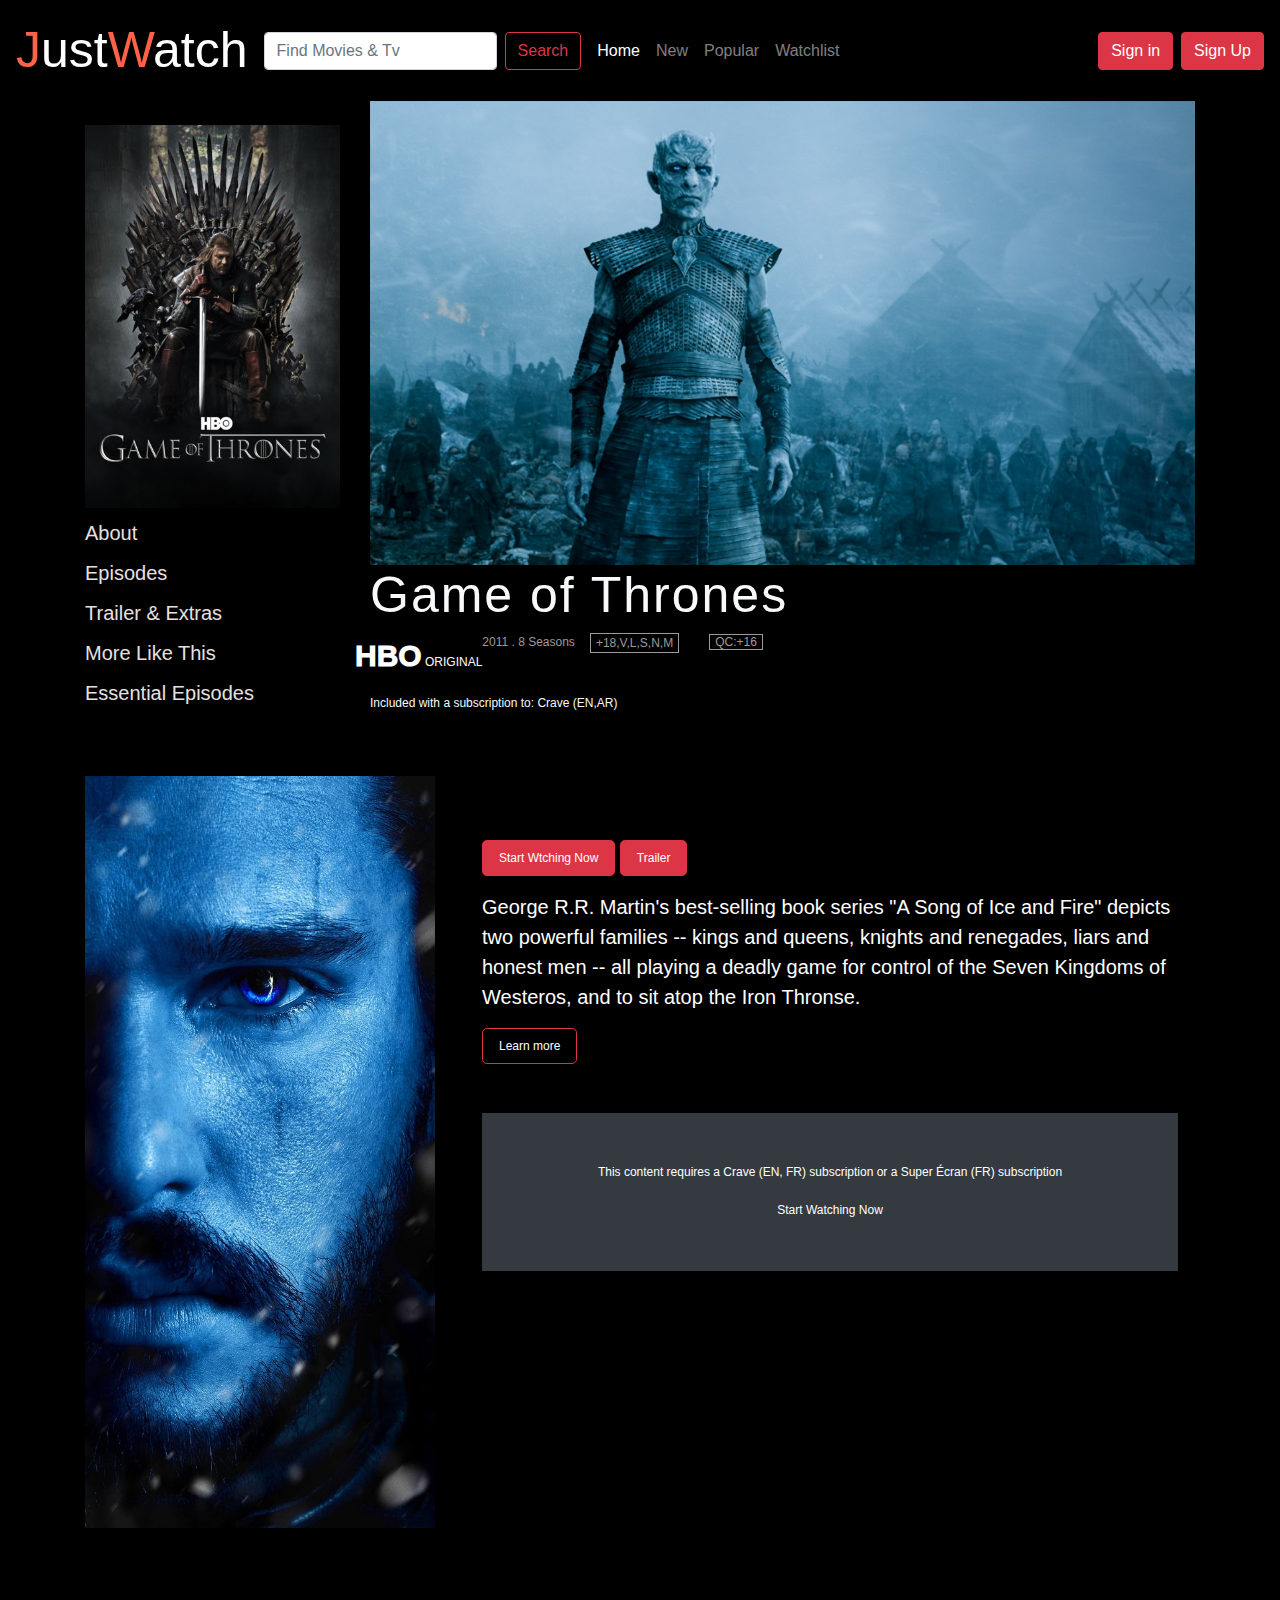
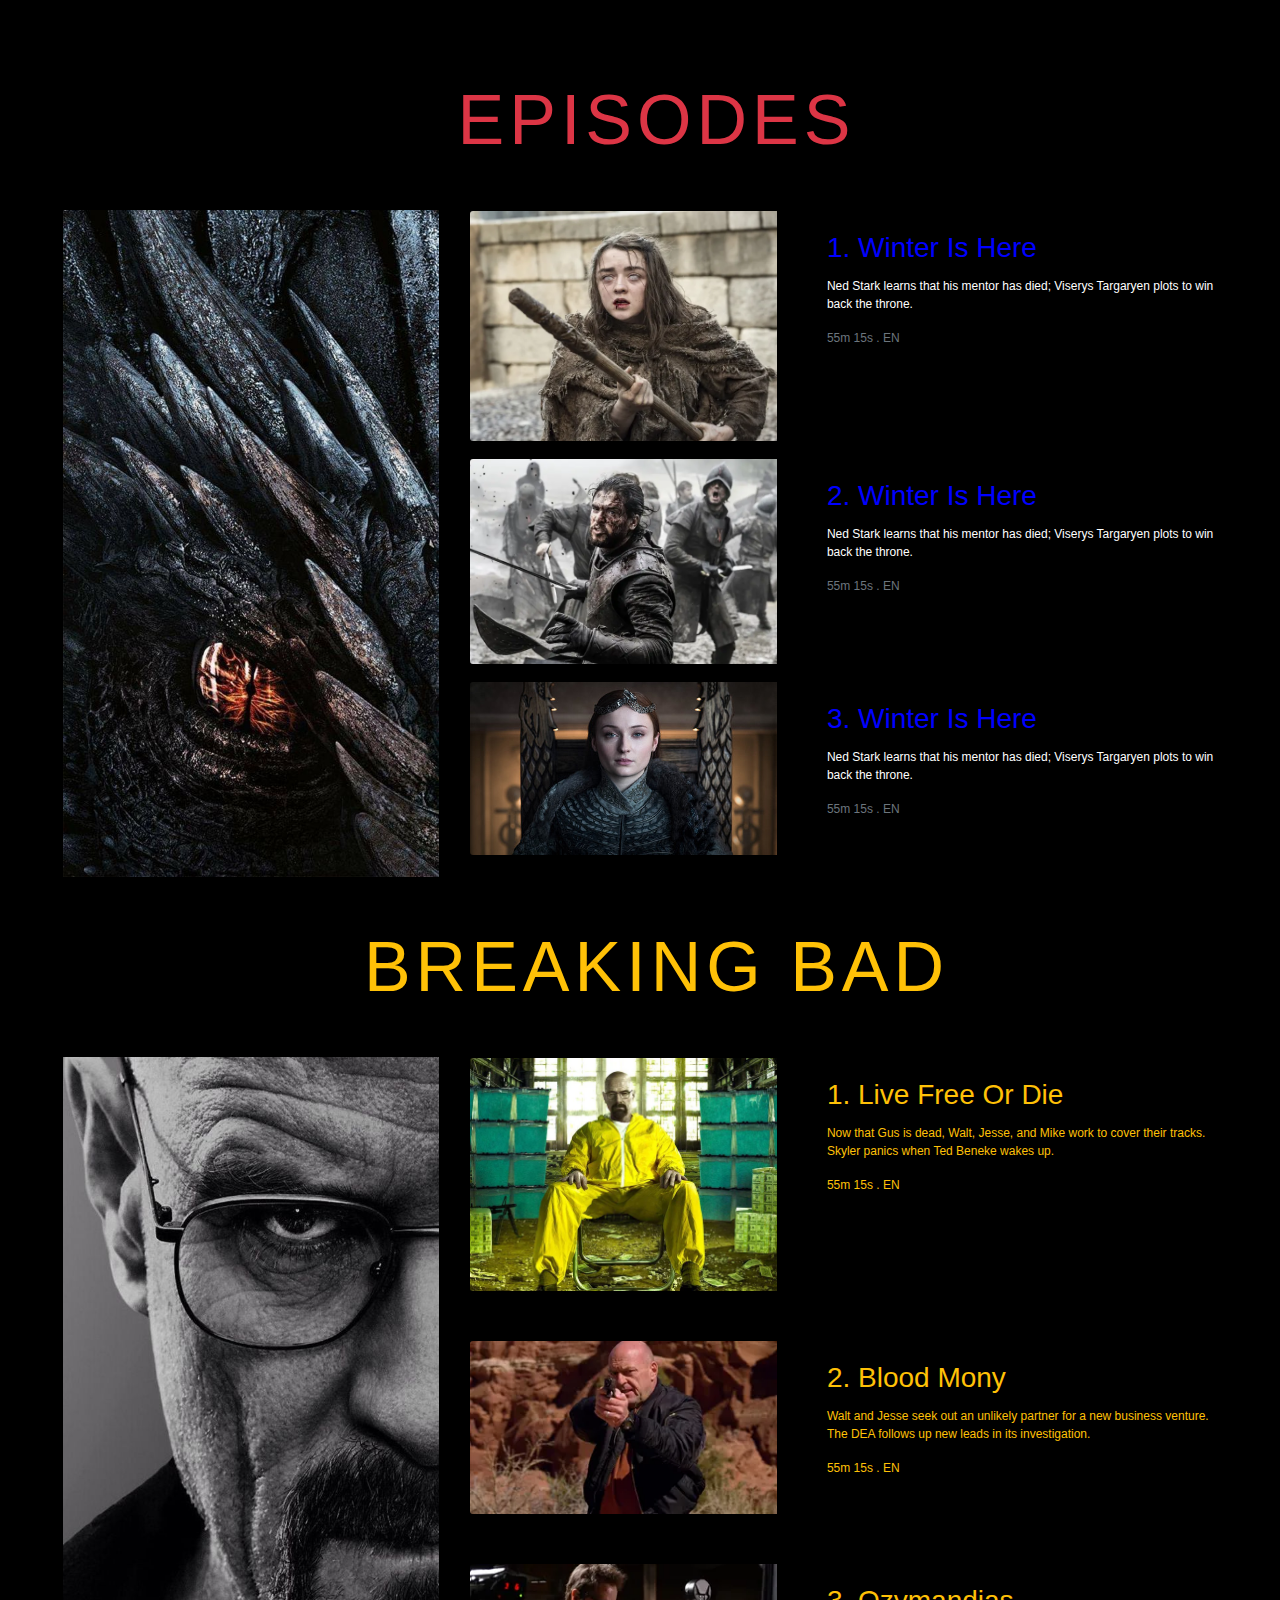
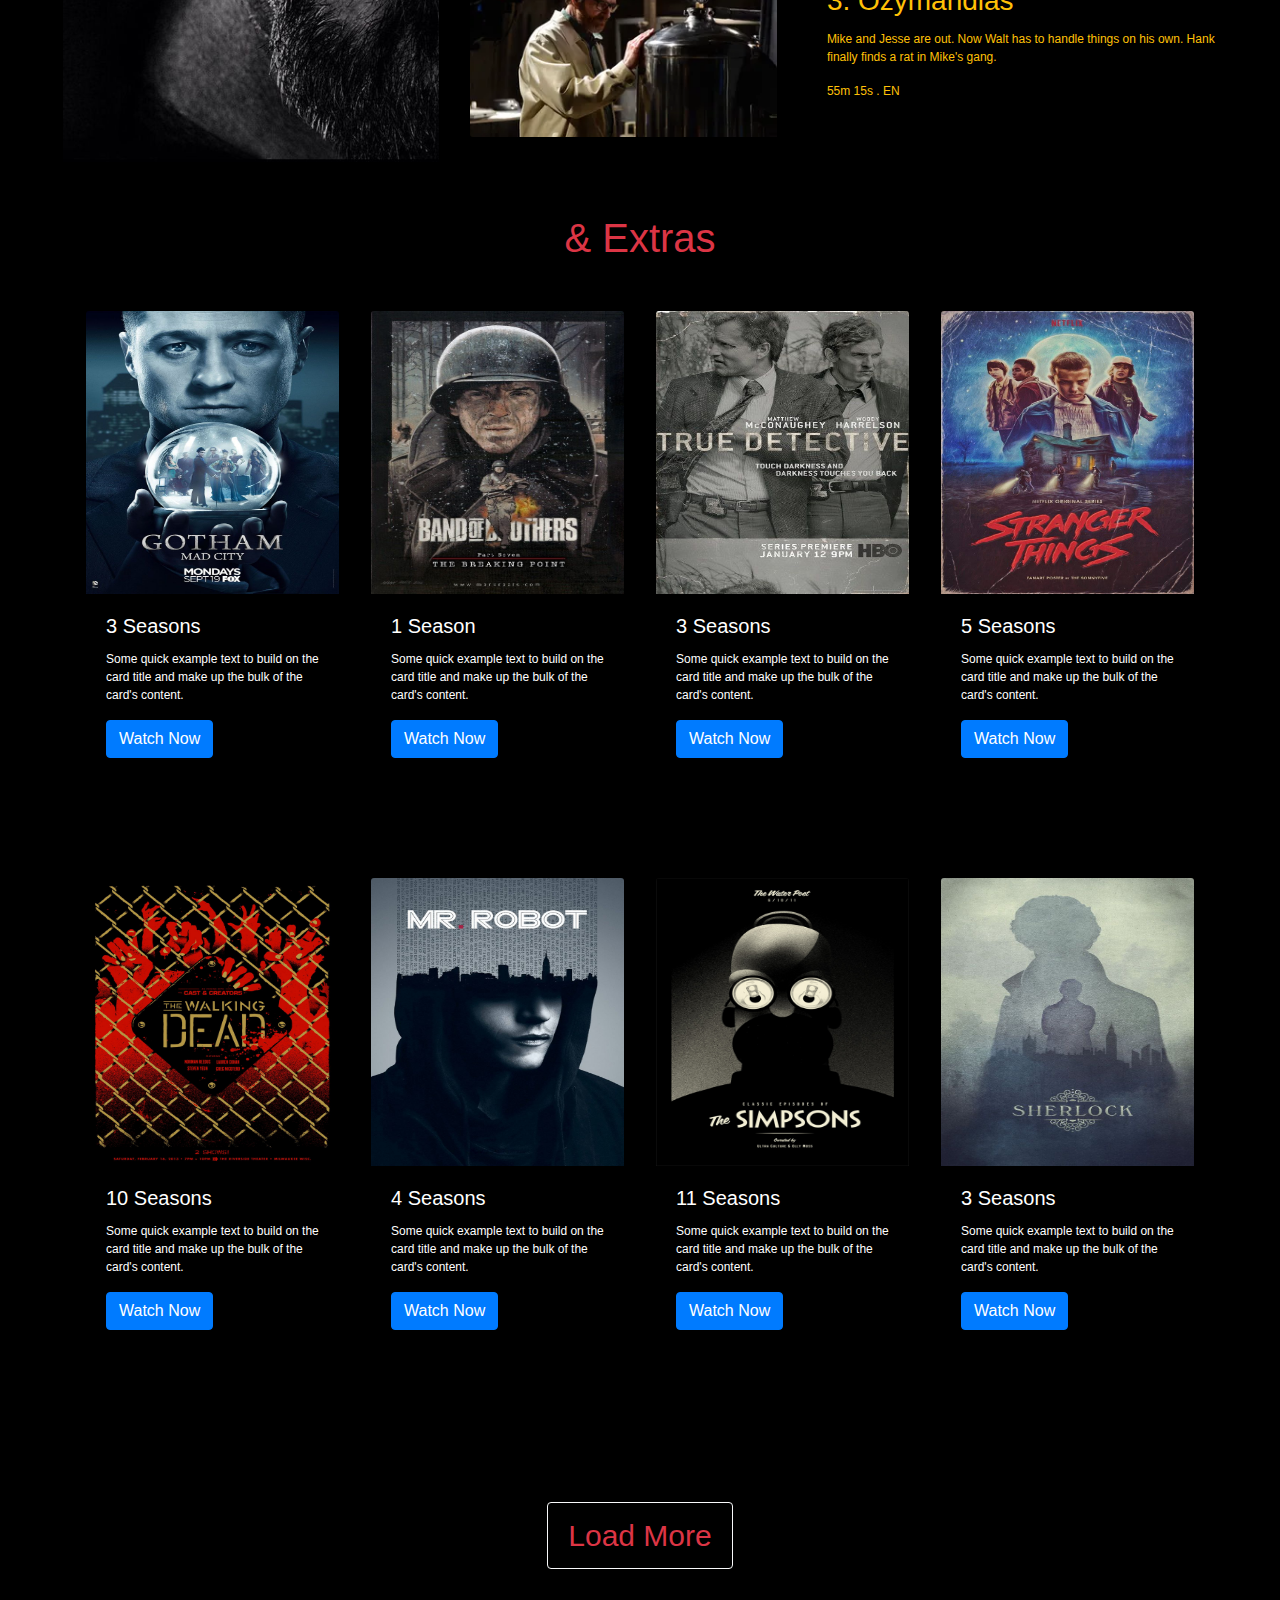
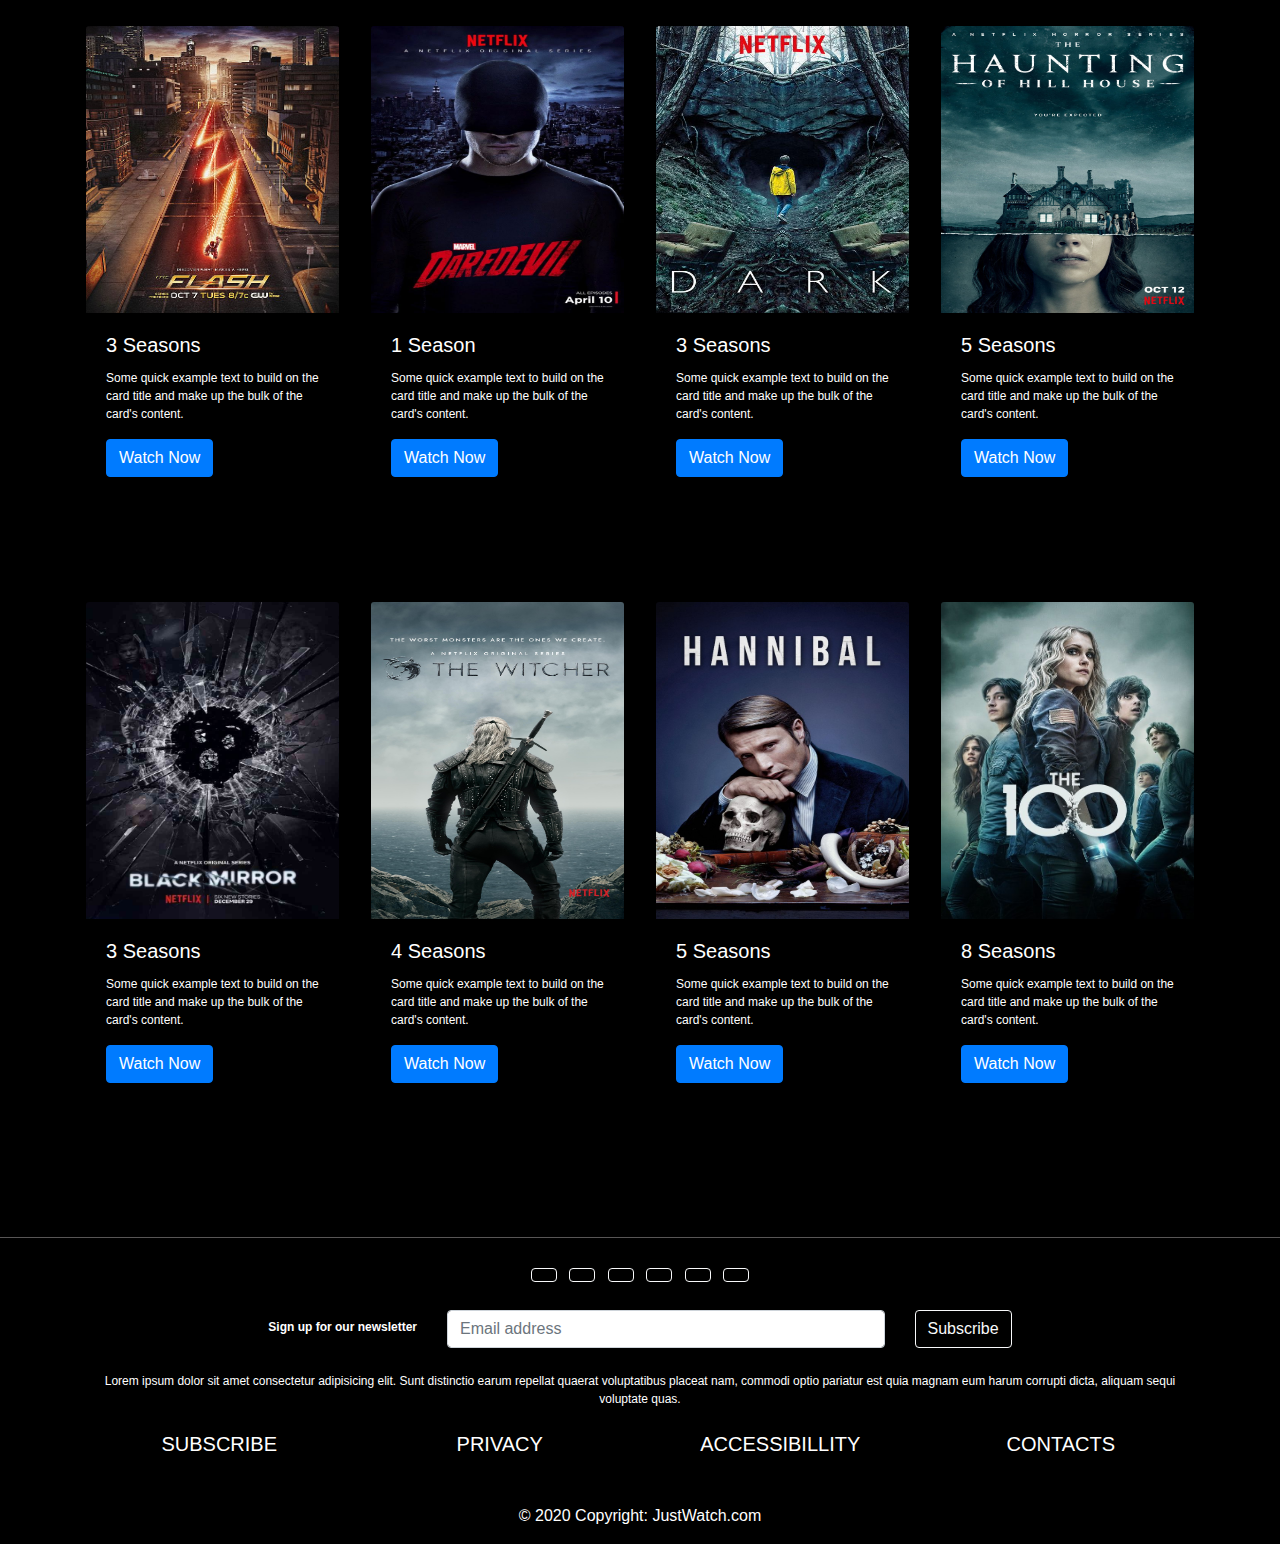
<file: anothor one/index.html>
<!DOCTYPE html>
<html lang="en">
<head>
    <meta charset="UTF-8">
    <meta http-equiv="X-UA-Compatible" content="IE=edge">
    <meta name="viewport" content="width=device-width, initial-scale=1.0">
    <title>Document</title>
    <link rel="stylesheet" href="https://cdnjs.cloudflare.com/ajax/libs/font-awesome/6.3.0/css/all.min.css" integrity="sha512-SzlrxWUlpfuzQ+pcUCosxcglQRNAq/DZjVsC0lE40xsADsfeQoEypE+enwcOiGjk/bSuGGKHEyjSoQ1zVisanQ==" crossorigin="anonymous" referrerpolicy="no-referrer" />    <link rel="stylesheet" href="bootstrap.min.css">
    <link rel="stylesheet" href="style.css">
</head>
<body>
  <!-- navbar -->
  <div class="container_flud ">
    <nav class="navbar navbar-expand-lg navbar-dark bg-dark ">
      <a class="navbar-brand" href="#"><span>J</span>ust<span>W</span>atch</a>
      <button class="navbar-toggler" type="button" data-toggle="collapse" data-target="#navbarSupportedContent" aria-controls="navbarSupportedContent" aria-expanded="false" aria-label="Toggle navigation">
        <span class="navbar-toggler-icon"></span>
      </button>
  
      <form class="form-inline my-2 my-lg-0">
      <input class="form-control  mr-sm-2  " type="search" placeholder="Find Movies & Tv" aria-label="Search">
        <button class="btn btn-outline-danger my-2 my-sm-0 mr-2" type="submit">Search</button>
      </form>
    
      <div class="collapse navbar-collapse" id="navbarSupportedContent">
        <ul class="navbar-nav mr-auto">
          <li class="nav-item active">
            <a class="nav-link" href="#">Home <span class="sr-only">(current)</span></a>
          </li>
          <li class="nav-item">
            <a class="nav-link" href="#">New</a>
          </li>
          <li class="nav-item">
            <a class="nav-link" href="#">Popular</a>
          </li>
          <li class="nav-item">
            <a class="nav-link" href="#">Watchlist</a>
          </li>
       
  
        </ul>
        <button class="btn btn-danger mx-2"> Sign in</button>
        <button class="btn btn-danger"> Sign Up</button>
      </div>
    </nav>
  </div>




  <!-- first sec -->


  <section class="container first-sec secc ">

    <div class="row">

      <div class="col-lg-3 col-md-3 col-sm-8 col-8 pt-4 fixed">
        <img class="w-100 h-70" src="imgs\2018_8_15_1bcf0587-8fd6-4970-91f6-77caf7c15e93_png_2000x3000.jpg" alt="">
        <div class="mt-2">
          <ul class="">
            <li><a class="" href="">About</a></li>
            <li><a href="">Episodes</a></li>
            <li><a href="">Trailer & Extras</a></li>
            <li><a href="">More Like This</a></li>
            <li><a href="">Essential Episodes</a></li>
          </ul>
        </div>
        <div>

        </div>
      </div>
      <div class="col-lg-9 col-md-8 col-sm-12 col-12 ">
        <img class="w-100" src="imgs/2021_8_26_7c7f4f9a-f283-4b1a-838f-151485cd0ffb_png_2000x1125.jpg" alt="">
        <h1 class="text-light">Game of Thrones</h1>
        <div class="row">
          <p class="p1"><span>HBO</span> ORIGINAL</p>
          <P class="p2">2011 . 8 Seasons</P>
          <p class="p3">+18,V,L,S,N,M</p>
          <P class="p4"><span class="span1">QC:+16</span></P>
        </div>
        <P class="text-light">Included with a subscription to: <SPan>Crave</SPan> (EN,AR)</P>
       
      </div>

    </div>


  </section>


   <!-- second sec -->


   <section class="container mt-5 second-sec">
    <div class="row">
      <div class="col-lg-4 col-md-6 col-sm-12 col-10">
        <img class="w-100 h-100" src="imgs\got\b85fdc0dbe1a55f2c98169a75d01bf7d.jpg" alt="">
      </div>


      <div class="jumbotron jumbotron1  col-lg-8 col-md-6 col-sm-12 col-12 ">
        
        <a href="#" class="btn btn-danger btn-lg ">Start Wtching Now</a>
        <a href="#" class="btn btn-danger btn-lg btn-outline-white  ">Trailer</a>
        <p class="lead mt-3">George R.R. Martin's best-selling book series "A Song of Ice and Fire" depicts two powerful families -- kings and queens, knights and renegades, liars and honest men -- all playing a deadly game for control of the Seven Kingdoms of Westeros, and to sit atop the Iron Thronse.</p>
        <a id="learn"  class="btn btn-outline-danger btn-lg" data-toggle="collapse" href="#xx" role="button">Learn more</a>
       

       <div class="collapse" id="xx">
        <div class="container">
          <div class="row mt-5">
            <div class="col-lg-3">
              <p>Languages</p>
              <p  class="mb-5">Maturity Rating</p>
              <p class="mb-5">Cast</p>
              <p>Writers</p>
              <p>Executive Producers</p>
              <p>Creators</p>
              <a href="">less</a>
            </div>
            <div class="col-lg-9">
              <p>English (Original), French</p>
              <p>18+ Violence, Language, Sex, Nudity, Mature Themes</p>
              <p>QC: 16+ Violence, Langage vulgaire, Sexualité, Nudité, Thèmes pour adultes</p>
              <p>    Emilia Clarke
                Nikolaj Coster-Waldau
                Peter Dinklage
                Aiden Gillen
                Kit Harington
                Lena Headey</p>
              <p>Sophie Turner
                Maisie Williams
                Natalie Dormer
                Kristofer Hivju
                Isaac Hempstead-Wright
                Pilou Asbæk</p>
              <p    George R.R. Martin
              D.B. Weiss
              David Benioff></p>
              <p>    George R.R. Martin
                D.B. Weiss
                David Benioff</p>
                <p>    George R.R. Martin
                  D.B. Weiss
                  David Benioff</p>
                  <p> George R.R. Martin D.B. Weiss David Benioff</p>
            </div>
          </div>
        </div>
         
       </div> 


        <hr class="my-4">

        <div class="w-100 text-center  lock bg-dark">
          <i class="fa-solid fa-lock text-white"></i>
          <p class="text-black">This content requires a Crave (EN, FR) subscription or a Super Écran (FR) subscription</p>
          <a href="">Start Watching Now</a>

        </div>
        
      </div>
    </div>


   </section>



   <!-- third sec -->

   <section id="third" class="container-fluid back-g third ">
    <section class="container-fluid pl-5 third-sec">
      <div class="text-center mb-5">
        <h1 class="text-danger">Episodes</h1>
      </div>
      <div class="row">
  
        
        <div class=" col-lg-4 col-md-5 col-sm-12 col-12">
          <img class="w-100 h-100 hidzenberg " src="imgs\got\245a35d1abc8224145223234a1e8ed98.jpg" alt="">
        </div>
  
  
        <div class=" col-lg-8 col-md-10 col-sm-12 col-12 ">
  
          <div class="card mb-3 episodes">
            <div class="row ">
              <div class="col-md-5">
                <img class="w-100 breakingb "  src="imgs\ghows-NC-92cbbf48-b10c-4c4d-9548-d3ba5ad55516-88380d9e.webp" alt="...">
              </div>
              <div class="col-md-7">
                <div class="card-body">
                  <h3 class="card-title">1. Winter Is Here</h3>
                  <p class="card-text">Ned Stark learns that his mentor has died; Viserys Targaryen plots to win back the throne.</p>
                  <p class="text-muted">55m 15s . EN</p>
                </div>
              </div>
            </div>
          </div>
          <div class="card mb-3 episodes">
            <div class="row ">
              <div class="col-md-5">
                <img class="w-100 breakingb" src="imgs\5767627091058422008c9f15.webp" alt="">
              </div>
              <div class="col-md-7">
                <div class="card-body">
                  <h3 class="card-title">2. Winter Is Here</h3>
                  <p class="card-text">Ned Stark learns that his mentor has died; Viserys Targaryen plots to win back the throne.</p>
                  <p class="text-muted">55m 15s . EN</p>
                </div>
              </div>
            </div>
          </div>
          <div class="card mb-3 episodes">
            <div class="row ">
              <div class="col-md-5">
                <img class="w-100 breakingb"  src="imgs\mgot-header-806-props-1024x576+(1).jpg" alt="...">
              </div>
              <div class="col-md-7">
                <div class="card-body">
                  <h3 class="card-title">3. Winter Is Here</h3>
                  <p class="card-text">Ned Stark learns that his mentor has died; Viserys Targaryen plots to win back the throne.</p>
                  <p class="text-muted">55m 15s . EN</p>
                </div>
              </div>
            </div>
          </div>
          
  
  
        </div>
        
  
        
      </div>
             
  
     </section>
   </section>


   <!-- fourth sec -->

   <section class="container-fluid back-g fourth-sec mt-5 ">
    <section class="container-fluid pl-5 mt-0  third-sec">
      <div class="text-center mb-5">
        <h1 class="text-warning">Breaking Bad</h1>
      </div>
      <div class="row">
  
        
        <div class=" col-lg-4 col-md-8 col-sm-12 col-12">
          <img class="w-100 hidzenberg " src="imgs\Bb\00dff69e979eeec1b6fdc1d4dd091786.jpg" alt="">
        </div>
  
  
        <div class=" col-lg-8 col-md-10 col-sm-12 col-12 ">
  
          <div class="card mb-5 episodes">
            <div class="row ">
              <div class="col-md-5">
                <img class="w-100 breakingb "  src="imgs\Bb\iifttghw2vaogdfd3sdn.webp" alt="...">
              </div>
              <div class="col-md-7">
                <div class="card-body ">
                  <h3 class="card-title ">1. Live Free Or Die </h3>
                  <p class="card-text text-warning">Now that Gus is dead, Walt, Jesse, and Mike work to cover their tracks. Skyler panics when Ted Beneke wakes up.</p>
                  <p class="text-warning">55m 15s . EN</p>
                </div>
              </div>
            </div>
          </div>
          <div class="card mb-5 episodes">
            <div class="row ">
              <div class="col-md-5">
                <img class="w-100 breakingb" src="imgs\Bb\cb3433b803abfee566f7737c1082cfdb.webp" alt="">
              </div>
              <div class="col-md-7">
                <div class="card-body">
                  <h3 class="card-title text-warning">2. Blood Mony</h3>
                  <p class="card-text text-warning">Walt and Jesse seek out an unlikely partner for a new business venture. The DEA follows up new leads in its investigation. </p>
                  <p class="text-warning">55m 15s . EN</p>
                </div>
              </div>
            </div>
          </div>
          <div class="card mb-3 episodes">
            <div class="row ">
              <div class="col-md-5">
                <img class="w-100 breakingb"  src="imgs\Bb\46093f049f18016882fd57a880630d2a.webp" alt="...">
              </div>
              <div class="col-md-7">
                <div class="card-body">
                  <h3 class="card-title">3. Ozymandias</h3>
                  <p class="card-text text-warning">Mike and Jesse are out. Now Walt has to handle things on his own. Hank finally finds a rat in Mike's gang. </p>
                  <p class="text-warning ">55m 15s . EN</p>
                </div>
              </div>
            </div>
          </div>
          
  
  
        </div>
        
  
        
      </div>
             
  
     </section>
   </section>


   <!-- fith sec -->

   <section class="container fith-sec">
    <div class="text-center m-5 text-white">
      <h1 class="text-danger">& Extras</h1>
    </div>
    <div class="row">

      <div class="card col-lg-3 col-md-6 col-sm-10 col-12">
        <img c src="imgs\others\Gotham Season 3 Titled Mad City, New Poster Revealed - IGN.jpg" class="card-img-top w-100 h-50" alt="...">
        <div class="card-body">
          <h5 class="card-title text-white">3 Seasons</h5>
          <p class="card-text">Some quick example text to build on the card title and make up the bulk of the card's content.</p>
          <a href="#" class="btn btn-primary">Watch Now</a>
        </div>
      </div>
      <div class="card col-lg-3 col-md-6 col-sm-10 col-12">
        <img src="imgs\others\Mark Raats.jpg" class="card-img-top w-100 h-50" alt="...">
        <div class="card-body">
          <h5 class="card-title text-white">1 Season</h5>
          <p class="card-text">Some quick example text to build on the card title and make up the bulk of the card's content.</p>
          <a href="#" class="btn btn-primary">Watch Now</a>
        </div>
      </div>
      <div class="card col-lg-3 col-md-6 col-sm-10 col-12">
        <img src="imgs\others\New Poster For HBO’s New Series, TRUE DETECTIVE Starring Matthew McConaughey And Woody Harrelson.jpg" class="card-img-top w-100 h-50" alt="...">
        <div class="card-body">
          <h5 class="card-title text-white">3 Seasons</h5>
          <p class="card-text">Some quick example text to build on the card title and make up the bulk of the card's content.</p>
          <a href="#" class="btn btn-primary">Watch Now</a>
        </div>
      </div>
      <div class="card col-lg-3 col-md-6 col-sm-10 col-12">
        <img src="imgs\others\Tumblr.jpg"  class="card-img-top w-100 h-50" alt="...">
        <div class="card-body">
          <h5 class="card-title text-white">5 Seasons</h5>
          <p class="card-text">Some quick example text to build on the card title and make up the bulk of the card's content.</p>
          <a href="#" class="btn btn-primary">Watch Now</a>
        </div>
      </div>
      <div class="card col-lg-3 col-md-6 col-sm-10 col-12">
        <img src="imgs\others\walking-dead-poster_jpg by Brett Stenson.jpg"  class="card-img-top w-100 h-50" alt="...">
        <div class="card-body">
          <h5 class="card-title text-white">10 Seasons</h5>
          <p class="card-text">Some quick example text to build on the card title and make up the bulk of the card's content.</p>
          <a href="#" class="btn btn-primary">Watch Now</a>
        </div>
      </div>
      <div class="card col-lg-3 col-md-6 col-sm-10 col-12">
        <img src="imgs\others\Amazon_com Sign up for Prime Video.jpg"  class="card-img-top w-100 h-50" alt="...">
        <div class="card-body">
          <h5 class="card-title text-white">4 Seasons</h5>
          <p class="card-text">Some quick example text to build on the card title and make up the bulk of the card's content.</p>
          <a href="#" class="btn btn-primary">Watch Now</a>
        </div>
      </div>
      <div class="card col-lg-3 col-md-6 col-sm-10 col-12">
        <img src="imgs\others\Simpsons - Olly Moss.png"  class="card-img-top w-100 h-50" alt="...">
        <div class="card-body">
          <h5 class="card-title text-white">11 Seasons</h5>
          <p class="card-text">Some quick example text to build on the card title and make up the bulk of the card's content.</p>
          <a href="#" class="btn btn-primary">Watch Now</a>
        </div>
      </div>
      <div class="card col-lg-3 col-md-6 col-sm-10 col-12">
        <img src="imgs\others\This item is unavailable - Etsy.jpg"  class="card-img-top w-100 h-50" alt="...">
        <div class="card-body">
          <h5 class="card-title text-white">3 Seasons</h5>
          <p class="card-text">Some quick example text to build on the card title and make up the bulk of the card's content.</p>
          <a href="#" class="btn btn-primary">Watch Now</a>
        </div>
      </div>
      
    </div>
   </section>

   <!-- sixth -sec -->

   <section class="container fith-sec sixth-sec">
    <div class="text-center m-5 text-white">
      <h1 class="btn text-danger  btn-outline-light">Load More</h1>
    </div>
    <div class="row">

      <div class="card col-lg-3 col-md-6 col-sm-10 col-12">
        <img c src="imgs\others\‘The Flash’ Zips Through Town in New Official Poster.jpg" class="card-img-top w-100 h-50" alt="...">
        <div class="card-body">
          <h5 class="card-title text-white">3 Seasons</h5>
          <p class="card-text">Some quick example text to build on the card title and make up the bulk of the card's content.</p>
          <a href="#" class="btn btn-primary">Watch Now</a>
        </div>
      </div>
      <div class="card col-lg-3 col-md-6 col-sm-10 col-12">
        <img src="imgs\others\Daredevil star Charlie Cox says he's never had a gym membership.jpg" class="card-img-top w-100 h-50" alt="...">
        <div class="card-body">
          <h5 class="card-title text-white">1 Season</h5>
          <p class="card-text">Some quick example text to build on the card title and make up the bulk of the card's content.</p>
          <a href="#" class="btn btn-primary">Watch Now</a>
        </div>
      </div>
      <div class="card col-lg-3 col-md-6 col-sm-10 col-12">
        <img src="imgs\others\Sweatpants & TV 5 Reasons Netflix’s Dark Isn’t Just German Stranger Things.jpg" class="card-img-top w-100 h-50" alt="...">
        <div class="card-body">
          <h5 class="card-title text-white">3 Seasons</h5>
          <p class="card-text">Some quick example text to build on the card title and make up the bulk of the card's content.</p>
          <a href="#" class="btn btn-primary">Watch Now</a>
        </div>
      </div>
      <div class="card col-lg-3 col-md-6 col-sm-10 col-12">
        <img src="imgs\others\Watch the Terrifying Trailer for Netflix's 'The Haunting of Hill House' Series and Prepare to Be Freaked.jpg"  class="card-img-top w-100 h-50" alt="...">
        <div class="card-body">
          <h5 class="card-title text-white">5 Seasons</h5>
          <p class="card-text">Some quick example text to build on the card title and make up the bulk of the card's content.</p>
          <a href="#" class="btn btn-primary">Watch Now</a>
        </div>
      </div>
      <div class="card col-lg-3 col-md-6 col-sm-10 col-12">
        <img src="imgs\others\The Top 15 Shows On Netflix To Watch Together With Bae.jpg"  class="card-img-top w-100 h-50" alt="...">
        <div class="card-body">
          <h5 class="card-title text-white">3 Seasons</h5>
          <p class="card-text">Some quick example text to build on the card title and make up the bulk of the card's content.</p>
          <a href="#" class="btn btn-primary">Watch Now</a>
        </div>
      </div>
      <div class="card col-lg-3 col-md-6 col-sm-10 col-12">
        <img src="imgs\others\Netflix's 'The Witcher' reveals 7 first-look photos from fantasy series.jpg"  class="card-img-top w-100 h-50" alt="...">
        <div class="card-body">
          <h5 class="card-title text-white">4 Seasons</h5>
          <p class="card-text">Some quick example text to build on the card title and make up the bulk of the card's content.</p>
          <a href="#" class="btn btn-primary">Watch Now</a>
        </div>
      </div>
      <div class="card col-lg-3 col-md-6 col-sm-10 col-12">
        <img src="imgs\others\Hannibal.jpg"  class="card-img-top w-100 h-50" alt="...">
        <div class="card-body">
          <h5 class="card-title text-white">5 Seasons</h5>
          <p class="card-text">Some quick example text to build on the card title and make up the bulk of the card's content.</p>
          <a href="#" class="btn btn-primary">Watch Now</a>
        </div>
      </div>
      <div class="card col-lg-3 col-md-6 col-sm-10 col-12">
        <img src="imgs\others\21 TV Shows To Binge-Watch If You Haven't Already, Because Every Lazy Day Needs Some Netflix.jpg"  class="card-img-top w-100 h-50" alt="...">
        <div class="card-body">
          <h5 class="card-title text-white">8 Seasons</h5>
          <p class="card-text">Some quick example text to build on the card title and make up the bulk of the card's content.</p>
          <a href="#" class="btn btn-primary">Watch Now</a>
        </div>
      </div>
      
    </div>
   </section>

   <!-- Footer -->
<footer class="bg-black text-center text-white">
  <!-- Grid container -->
  <div class="container p-4">
    <!-- Section: Social media -->
    <section class="mb-4">
      <!-- Facebook -->
      <a class="btn btn-outline-light btn-floating m-1" href="#!" role="button"
        ><i class="fab fa-facebook-f"></i
      ></a>

      <!-- Twitter -->
      <a class="btn btn-outline-light btn-floating m-1" href="#!" role="button"
        ><i class="fab fa-twitter"></i
      ></a>

      <!-- Google -->
      <a class="btn btn-outline-light btn-floating m-1" href="#!" role="button"
        ><i class="fab fa-google"></i
      ></a>

      <!-- Instagram -->
      <a class="btn btn-outline-light btn-floating m-1" href="#!" role="button"
        ><i class="fab fa-instagram"></i
      ></a>

      <!-- Linkedin -->
      <a class="btn btn-outline-light btn-floating m-1" href="#!" role="button"
        ><i class="fab fa-linkedin-in"></i
      ></a>

      <!-- Github -->
      <a class="btn btn-outline-light btn-floating m-1" href="#!" role="button"
        ><i class="fab fa-github"></i
      ></a>
    </section>
    <!-- Section: Social media -->

    <!-- Section: Form -->
    <section class="">
      <form action="">
        <!--Grid row-->
        <div class="row d-flex justify-content-center">
          <!--Grid column-->
          <div class="col-auto">
            <p class="pt-2">
              <strong>Sign up for our newsletter</strong>
            </p>
          </div>
          <!--Grid column-->

          <!--Grid column-->
          <div class="col-md-5 col-12">
            <!-- Email input -->
            <div class="form-outline form-white mb-4">
              <input type="email" id="form5Example21" class="form-control" placeholder="Email address" />
            </div>
          </div>
          <!--Grid column-->

          <!--Grid column-->
          <div class="col-auto">
            <!-- Submit button -->
            <button type="submit" class="btn btn-outline-light mb-4">
              Subscribe
            </button>
          </div>
          <!--Grid column-->
        </div>
        <!--Grid row-->
      </form>
    </section>
    <!-- Section: Form -->

    <!-- Section: Text -->
    <section class="mb-4">
      <p>
        Lorem ipsum dolor sit amet consectetur adipisicing elit. Sunt distinctio earum
        repellat quaerat voluptatibus placeat nam, commodi optio pariatur est quia magnam
        eum harum corrupti dicta, aliquam sequi voluptate quas.
      </p>
    </section>
    <!-- Section: Text -->

    <!-- Section: Links -->
    <section class="">
      <!--Grid row-->
      <div class="row">
        <!--Grid column-->
        <div class="col-lg-3 col-md-6 mb-4 mb-md-0">
          <h5 class="text-uppercase">Subscribe</h5>

         
        </div>
        <!--Grid column-->

        <!--Grid column-->
        <div class="col-lg-3 col-md-6 mb-4 mb-md-0">
          <h5 class="text-uppercase">Privacy</h5>

   
        </div>
        <!--Grid column-->

        <!--Grid column-->
        <div class="col-lg-3 col-md-6 mb-4 mb-md-0">
          <h5 class="text-uppercase">Accessibillity</h5>

      
        </div>
        <!--Grid column-->

        <!--Grid column-->
        <div class="col-lg-3 col-md-6 mb-4 mb-md-0">
          <h5 class="text-uppercase">Contacts</h5>

    
        </div>
        <!--Grid column-->
      </div>
      <!--Grid row-->
    </section>
    <!-- Section: Links -->
  </div>
  <!-- Grid container -->

  <!-- Copyright -->
  <div class="text-center p-3" style="background-color: rgba(0, 0, 0, 0.2);">
    © 2020 Copyright:
    <a class="text-white" href="https://mdbootstrap.com/">JustWatch.com</a>
  </div>
  <!-- Copyright -->
</footer>
<!-- Footer -->






   

  







 
          
            





    <script src="jquery.slim.min.js"></script>
    <script src="popper.min.js"></script>
    <script src="bootstrap.min.js"></script>
    <script src="js.js"></script>

    
</body>
</html>
</file>
<file: anothor one/style.css>
* {
    padding: 0;
    margin: 0;
    box-sizing: border-box;
    font-family: sans-serif;
}
body {
    background-color: black
}





.navbar  {
    background-color: black !important;
}

.navbar .navbar-brand {
    font-size: 50px;
}
.navbar .navbar-brand span {
    color: tomato;
}




.container .row .pt-4 ul {
    list-style: none;
}

.container .row .pt-4 ul li a {
    text-decoration: none;
    color: rgb(230, 224, 224);
    font-size: 20px;
    
}



.container .row .pt-4 ul li {
    margin: 10px 0;
}

.container .row .col-lg-9 h1 {
    font-size: 50px;
    letter-spacing: 2px;
}

.container .row .col-lg-9 .row .p1 {
    color: white;
}
.container .row .col-lg-9 .row .p1 span {
    font-size: 30px;
    font-weight: 1000;
}
.container .row .col-lg-9 .row .p2 {
    color: rgb(159, 153, 153);
}

.container .row .col-lg-9 .row .p3,.p4 .span1 {
    color: rgb(159, 153, 153);
    border: 1px solid  rgb(159, 153, 153);
    height: fit-content;
    margin:0 15px ;
    padding: 0 5px;
}

.container .row .jumbotron1 {
    background-color: black;
    height: 80vh;
}

.container .row .jumbotron1 .btn-primary {

    color: rgb(213, 208, 208);
    font-weight: 500;
}

.container .row .jumbotron1 a,p {
    color: white;
    font-size: 12px;
}
.container .row .lock {
    
    padding: 50px 0;
    
}

.container .row .episodes {
    background-color: black;
    color: white;
}
.container .row .episodes p {
    font-size: 14px;
    
}

.third-sec {
    margin-top: 150px;
    


    
}

.third-sec h1 {
    color: rgb(153, 145, 145);
    font-size: 70px;
    letter-spacing: 5px;
    text-transform: uppercase;
}




.third-sec .col-lg-8 .card {
    background-color: black;
    
}

.third-sec .col-lg-8 .card h3 {
    color: blue;
}

.fourth-sec .col-lg-8 .card h3 {
    color:#ffc107;
}


.fith-sec .card {
    background-color: black;
    overflow: hidden;
}

/* hovers */


.fith-sec .card img {
    transition: all 0.5s;


}
.fith-sec .card img:hover{
    transform: scale(1.1);
}

.third-sec .col-lg-4,.fith-sec .card,.third-sec .col-lg-8 .card .col-md-5, .third-sec .col-lg-8 .card  {
    overflow: hidden;
}



.third-sec .col-lg-8 .card .col-md-5  .breakingb:hover {
    transform: scale(1.1);
   
}

.third-sec .hidzenberg,.third-sec .col-lg-8 .card .col-md-5  .breakingb {
    transition: all 0.5s;


}
.third-sec .hidzenberg:hover {
    transform: scale(1.1);

}

/*  */



.fith-sec .btn-outline-light {
    padding: 10px 20px;
    font-size: 30px;
}

footer {
    border-top: 1px solid rgb(88, 86, 86);
}






@media (max-width:500px) {

    .third-sec h1 {
        color: rgb(153, 145, 145);
        font-size: 30px;
        letter-spacing: 5px;
        text-transform: uppercase;
    }
    
}

@media (max-width:992px) {
    .third {
        margin-top: 720px;
    }
}
</file>
